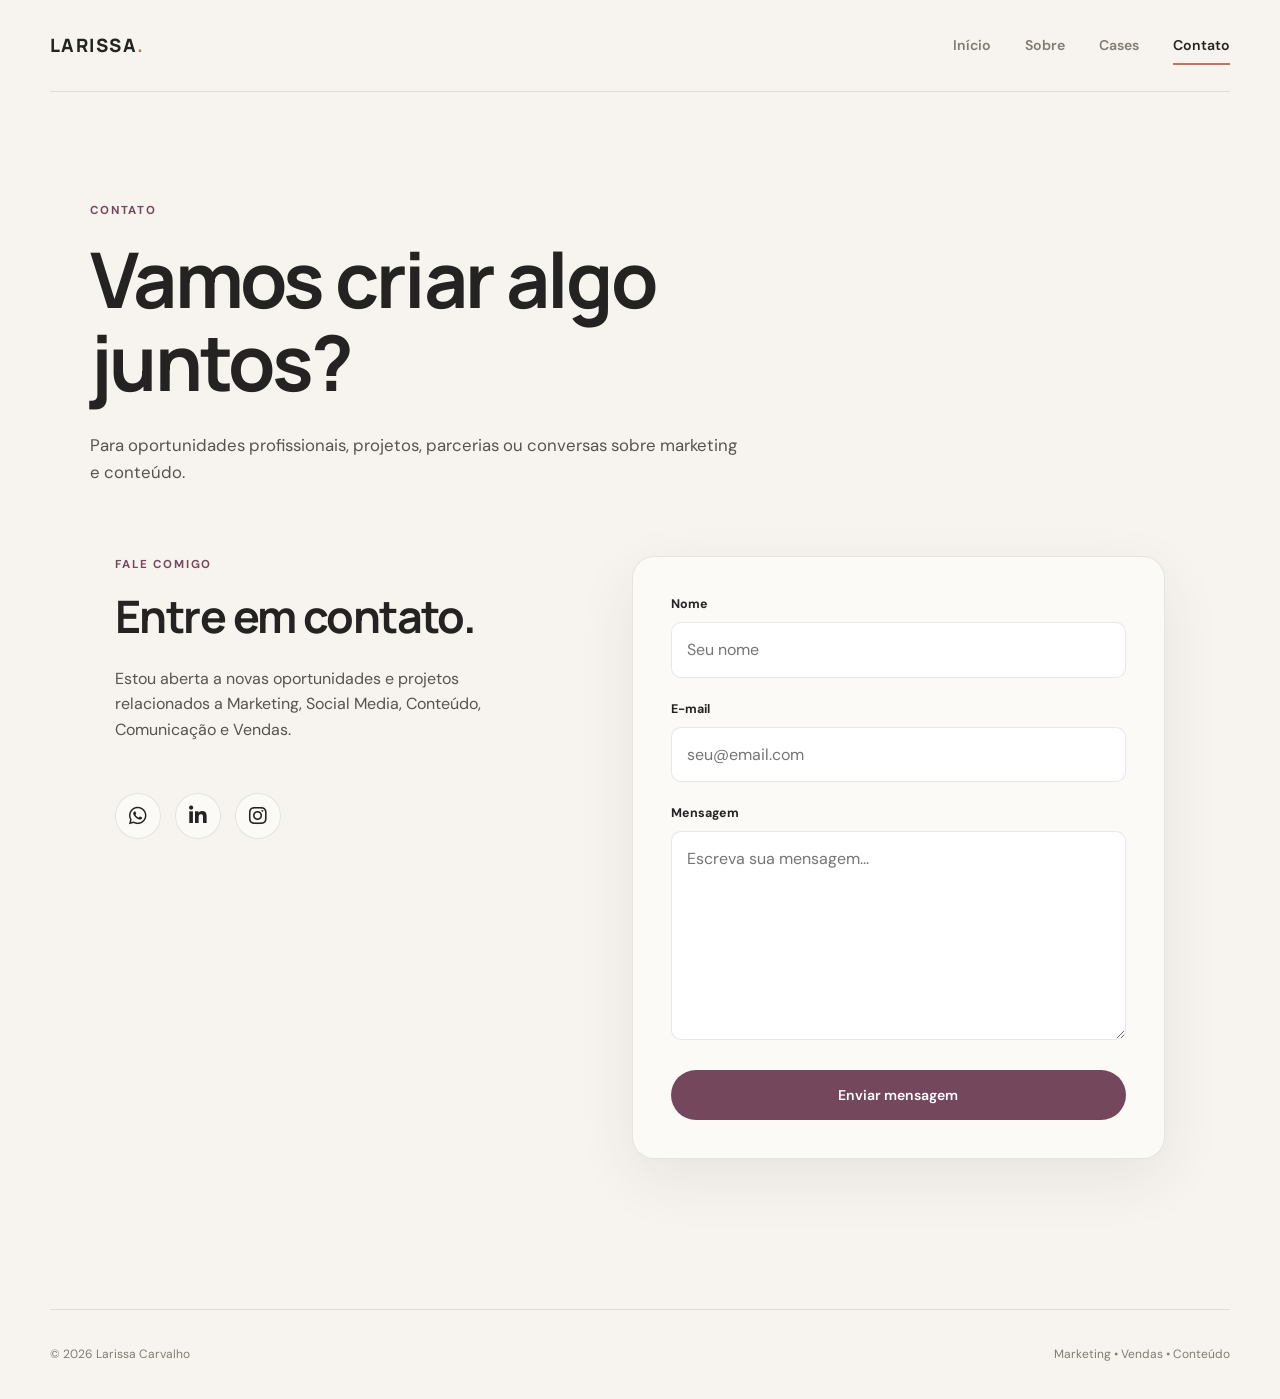
<file: contato.html>
<!DOCTYPE html>
<html lang="pt-br">

<head>
    <meta charset="UTF-8">
    <meta name="viewport" content="width=device-width, initial-scale=1.0">

    <title>Contato | Larissa Carvalho</title>

    <link rel="stylesheet" href="css/estilo.css">

    <!-- Font Awesome -->
    <link rel="stylesheet" href="https://cdnjs.cloudflare.com/ajax/libs/font-awesome/6.5.2/css/all.min.css">
</head>

<body class="pagina-contato">

    <header class="cabecalho">

        <a href="index.html" class="logo">
            LARISSA<span>.</span>
        </a>

        <nav class="menu">
            <a href="index.html">Início</a>
            <a href="sobre.html">Sobre</a>
            <a href="projetos.html">Cases</a>
            <a href="contato.html">Contato</a>
        </nav>

    </header>


    <main>

        <section class="pagina-topo pagina-topo-contato">

            <p class="categoria">
                CONTATO
            </p>

            <h1>
                Vamos criar algo
                juntos?
            </h1>

            <p class="texto-topo">
                Para oportunidades profissionais, projetos,
                parcerias ou conversas sobre marketing e conteúdo.
            </p>

        </section>


        <section class="contato-area">

            <div class="contato-info">

                <p class="categoria">
                    FALE COMIGO
                </p>

                <h2>
                    Entre em contato.
                </h2>

                <p>
                    Estou aberta a novas oportunidades e projetos
                    relacionados a Marketing, Social Media, Conteúdo,
                    Comunicação e Vendas.
                </p>


                <!-- Redes sociais e contato -->

                <div class="redes-sociais">
                    <!-- WhatsApp -->
                    <a href="https://wa.me/5534988398149" target="_blank" rel="noopener noreferrer"
                        aria-label="WhatsApp" class="rede-social">
                        <i class="fa-brands fa-whatsapp"></i>
                    </a>

                    <!-- LinkedIn -->
                    <a href="https://www.linkedin.com/in/larissa-carvalho-686a8720b/" target="_blank"
                        rel="noopener noreferrer" aria-label="LinkedIn" class="rede-social">
                        <i class="fa-brands fa-linkedin-in"></i>
                    </a>


                    <!-- Instagram -->
                    <a href="https://www.instagram.com/larissacarfe/" target="_blank" rel="noopener noreferrer"
                        aria-label="Instagram" class="rede-social">
                        <i class="fa-brands fa-instagram"></i>
                    </a>

                </div>

            </div>


            <form class="formulario" id="formContato" action="https://api.web3forms.com/submit" method="POST">

                <!-- Chave do Web3Forms -->
                <input type="hidden" name="access_key" value="COLOQUE_SUA_CHAVE_AQUI">

                <input type="hidden" name="subject" value="Nova mensagem pelo portfólio da Larissa">

                <input type="hidden" name="from_name" value="Portfólio Larissa Carvalho">

                <input type="hidden" name="redirect" value="https://web3forms.com/success">

                <label for="nome">
                    Nome
                </label>

                <input type="text" id="nome" name="name" placeholder="Seu nome" required>

                <label for="email">
                    E-mail
                </label>

                <input type="email" id="email" name="email" placeholder="seu@email.com" required>

                <label for="mensagem">
                    Mensagem
                </label>

                <textarea id="mensagem" name="message" rows="7" placeholder="Escreva sua mensagem..."
                    required></textarea>

                <button type="submit" class="botao">
                    Enviar mensagem
                </button>

            </form>

        </section>

    </main>


    <footer>

        <p>
            © 2026 Larissa Carvalho
        </p>

        <p>
            Marketing • Vendas • Conteúdo
        </p>

    </footer>


    <script src="js/script.js"></script>

</body>

</html>
</file>
<file: css/estilo.css>
@import url('https://fonts.googleapis.com/css2?family=DM+Sans:wght@400;500;600;700&family=Manrope:wght@500;600;700;800&display=swap');


/* =========================================================
   VARIÁVEIS
========================================================= */

:root {

    --bg: #f7f4ef;
    --bg-soft: #fcfaf7;
    --bg-warm: #eee7df;

    --ink: #242321;
    --text: #57534d;
    --muted: #817b73;

    --wine: #75475d;
    --wine-dark: #583446;

    --terracotta: #b97863;
    --terracotta-soft: #dfb9aa;

    --cream: #f5ede5;
    --white: #ffffff;

    --border: rgba(36, 35, 33, 0.10);

    --radius-sm: 12px;
    --radius-md: 22px;
    --radius-lg: 30px;

    --shadow:
        0 20px 60px rgba(56, 43, 37, 0.08);
}


/* =========================================================
   RESET
========================================================= */

* {
    margin: 0;
    padding: 0;
    box-sizing: border-box;
}


html {
    scroll-behavior: smooth;
}


body {
    background: var(--bg);
    color: var(--ink);

    font-family: 'DM Sans', sans-serif;

    line-height: 1.6;

    overflow-x: hidden;
}


img {
    display: block;
    width: 100%;
}


a {
    color: inherit;
    text-decoration: none;
}


button,
input,
textarea {
    font: inherit;
}


/* =========================================================
   TIPOGRAFIA
========================================================= */

h1,
h2,
h3 {
    font-family: 'Manrope', sans-serif;
    line-height: 1.08;
    letter-spacing: -0.035em;
}


h1 {
    font-size: clamp(2.8rem, 5vw, 5.2rem);
}


h2 {
    font-size: clamp(2rem, 3.5vw, 3.5rem);
}


h3 {
    font-size: 1.35rem;
}


p {
    color: var(--text);
}


/* =========================================================
   HEADER
========================================================= */

.cabecalho {

    width: min(1180px, calc(100% - 48px));

    margin: 0 auto;

    min-height: 92px;

    display: flex;
    align-items: center;
    justify-content: space-between;

    border-bottom: 1px solid var(--border);
}


.logo {

    font-family: 'Manrope', sans-serif;

    font-size: 1.15rem;
    font-weight: 800;

    letter-spacing: 0.08em;
}


.logo span {
    color: var(--terracotta);
}


.menu {

    display: flex;
    align-items: center;

    gap: 34px;
}


.menu a {

    position: relative;

    color: var(--muted);

    font-size: 0.88rem;
    font-weight: 600;

    transition: color .25s ease;
}


.menu a:hover {
    color: var(--ink);
}


/* página ativa */

.pagina-inicio .menu a[href="index.html"],
.pagina-sobre .menu a[href="sobre.html"],
.pagina-cases .menu a[href="projetos.html"],
.pagina-contato .menu a[href="contato.html"] {

    color: var(--ink);
}


.pagina-inicio .menu a[href="index.html"]::after,
.pagina-sobre .menu a[href="sobre.html"]::after,
.pagina-cases .menu a[href="projetos.html"]::after,
.pagina-contato .menu a[href="contato.html"]::after {

    content: '';

    position: absolute;

    left: 0;
    bottom: -8px;

    width: 100%;
    height: 2px;

    background: var(--terracotta);
}


/* =========================================================
   ELEMENTOS GERAIS
========================================================= */

.categoria {

    color: var(--wine);

    font-size: 0.72rem;
    font-weight: 700;

    letter-spacing: 0.16em;

    margin-bottom: 18px;
}


.botao {

    display: inline-flex;

    align-items: center;
    justify-content: center;

    min-height: 50px;

    padding: 0 25px;

    border-radius: 999px;

    background: var(--wine);
    color: var(--white);

    font-size: 0.88rem;
    font-weight: 600;

    transition:
        transform .25s ease,
        background .25s ease,
        box-shadow .25s ease;
}


.botao:hover {

    background: var(--wine-dark);

    transform: translateY(-3px);

    box-shadow: 0 12px 25px rgba(117, 71, 93, 0.18);
}


.botao-outline {

    display: inline-flex;

    align-items: center;
    justify-content: center;

    min-height: 50px;

    padding: 0 25px;

    border: 1px solid var(--border);

    border-radius: 999px;

    color: var(--ink);

    font-size: 0.88rem;
    font-weight: 600;

    transition: .25s ease;
}


.botao-outline:hover {

    border-color: var(--wine);

    color: var(--wine);

    transform: translateY(-3px);
}


.link {

    display: inline-block;

    margin-top: 16px;

    color: var(--wine);

    font-weight: 700;

    font-size: .9rem;
}


.centralizar {
    display: flex;
    justify-content: center;
}


.secao-descricao {

    max-width: 570px;

    margin-top: 18px;

    font-size: 1rem;
}


/* =========================================================
   HERO — HOME
========================================================= */

.hero {

    width: min(1180px, calc(100% - 48px));

    margin: 0 auto;

    min-height: 690px;

    display: grid;

    grid-template-columns: 1fr .78fr;

    gap: clamp(50px, 8vw, 110px);

    align-items: center;
}


.hero-texto {
    padding: 70px 0;
}


.hero h1 {

    max-width: 680px;

    margin-bottom: 30px;
}


.hero h1 span {
    color: var(--wine);
}


.hero-descricao {

    max-width: 560px;

    font-size: 1.05rem;

    margin-bottom: 34px;
}


.hero-botoes {

    display: flex;

    flex-wrap: wrap;

    gap: 12px;
}


.hero-imagem {

    position: relative;

    max-width: 470px;

    justify-self: end;
}


.hero-imagem img {

    position: relative;
    z-index: 2;

    aspect-ratio: 4 / 5;

    object-fit: cover;

    border-radius: var(--radius-lg);

    box-shadow: var(--shadow);
}


.hero-moldura {

    position: absolute;

    z-index: 1;

    width: 100%;
    height: 100%;

    top: 28px;
    left: -28px;

    border: 1px solid var(--terracotta-soft);

    border-radius: var(--radius-lg);
}


/* =========================================================
   INTRODUÇÃO
========================================================= */

.introducao {

    width: min(1100px, calc(100% - 48px));

    margin: 80px auto 150px;

    padding: 80px 0;

    display: grid;

    grid-template-columns: .9fr 1fr;

    gap: 90px;

    border-top: 1px solid var(--border);
    border-bottom: 1px solid var(--border);
}


.titulo-secao h2 {

    max-width: 570px;
}


.texto-introducao {

    max-width: 560px;

    padding-top: 12px;
}


.texto-introducao p {

    margin-bottom: 20px;

    font-size: 1.02rem;
}


/* =========================================================
   ÁREAS
========================================================= */

.areas {

    width: min(1180px, calc(100% - 48px));

    margin: 0 auto 160px;
}


.titulo-central {

    text-align: center;

    margin-bottom: 65px;
}


.titulo-central h2 {

    max-width: 650px;

    margin: 0 auto;
}


.areas-grid {

    display: grid;

    grid-template-columns: repeat(4, 1fr);

    gap: 18px;
}


.area {

    min-height: 290px;

    padding: 32px 28px;

    background: var(--bg-soft);

    border: 1px solid var(--border);

    border-radius: var(--radius-md);

    transition:
        transform .3s ease,
        box-shadow .3s ease;
}


.area:hover {

    transform: translateY(-7px);

    box-shadow: var(--shadow);
}


.area > span {

    display: block;

    color: var(--terracotta);

    font-family: 'Manrope', sans-serif;

    font-size: .82rem;
    font-weight: 800;

    margin-bottom: 55px;
}


.area h3 {
    margin-bottom: 13px;
}


.area p {
    font-size: .92rem;
}


/* =========================================================
   CASES DA HOME
   Agora são editoriais, não "cards grudados".
========================================================= */

.cases-destaque {

    width: min(1180px, calc(100% - 48px));

    margin: 0 auto 160px;
}


.cases-destaque > .titulo-secao {

    margin-bottom: 70px;
}


.cases-preview {

    display: grid;

    grid-template-columns: repeat(12, 1fr);

    gap: 55px 38px;

    align-items: start;

    margin-bottom: 70px;
}


.case-preview {

    background: transparent;

    min-height: 0;

    overflow: visible;
}


.case-preview:nth-child(1) {
    grid-column: 1 / span 7;
}


.case-preview:nth-child(2) {

    grid-column: 9 / span 4;

    margin-top: 110px;
}


.case-preview:nth-child(3) {

    grid-column: 3 / span 7;

    margin-top: 10px;
}


.case-preview img {

    aspect-ratio: 4 / 3;

    object-fit: cover;

    border-radius: var(--radius-md);

    box-shadow: 0 18px 45px rgba(56, 43, 37, .08);

    transition:
        transform .45s ease,
        box-shadow .45s ease;
}


.case-preview:nth-child(2) img {
    aspect-ratio: 1 / 1;
}


.case-preview:hover img {

    transform: translateY(-6px);

    box-shadow: 0 25px 60px rgba(56, 43, 37, .13);
}


.case-preview-texto {

    padding: 20px 5px 0;
}


.case-preview-texto span {

    color: var(--terracotta);

    font-size: .68rem;
    font-weight: 800;

    letter-spacing: .14em;
}


.case-preview-texto h3 {

    margin: 7px 0 5px;
}


.case-preview-texto p {

    font-size: .88rem;
}


/* =========================================================
   CTA
========================================================= */

.cta {

    width: min(1100px, calc(100% - 48px));

    margin: 0 auto 100px;

    padding: 90px 50px;

    text-align: center;

    background: var(--wine);

    border-radius: var(--radius-lg);
}


.cta .categoria {
    color: var(--terracotta-soft);
}


.cta h2 {

    max-width: 650px;

    margin: 0 auto 35px;

    color: var(--white);
}


.cta .botao {

    background: var(--white);
    color: var(--wine);
}


.cta .botao:hover {
    background: var(--cream);
}


/* =========================================================
   TOPO DAS PÁGINAS INTERNAS
========================================================= */

.pagina-topo {

    width: min(1100px, calc(100% - 48px));

    margin: 0 auto;

    padding: 110px 0 100px;
}


.pagina-topo h1 {

    max-width: 820px;

    font-size: clamp(3rem, 6vw, 5.3rem);
}


.texto-topo {

    max-width: 650px;

    margin-top: 28px;

    font-size: 1.05rem;
}


/* =========================================================
   PÁGINA SOBRE
========================================================= */

.sobre-principal {

    width: min(1100px, calc(100% - 48px));

    margin: 0 auto 170px;

    display: grid;

    grid-template-columns: .85fr 1fr;

    gap: clamp(55px, 8vw, 110px);

    align-items: center;
}


.sobre-foto {

    position: relative;
}


.sobre-foto::after {

    content: '';

    position: absolute;

    width: 90%;

    height: 90%;

    right: -25px;
    bottom: -25px;

    border: 1px solid var(--terracotta-soft);

    border-radius: var(--radius-lg);

    z-index: -1;
}


.sobre-foto img {

    aspect-ratio: 4 / 5;

    object-fit: cover;

    border-radius: var(--radius-lg);

    box-shadow: var(--shadow);
}


.sobre-texto h2 {

    margin-bottom: 28px;
}


.sobre-texto p {

    margin-bottom: 20px;

    font-size: 1rem;
}


/* =========================================================
   TRAJETÓRIA
========================================================= */

.trajetoria {

    width: min(1000px, calc(100% - 48px));

    margin: 0 auto 160px;
}


.timeline {

    border-top: 1px solid var(--border);
}


.experiencia {

    display: grid;

    grid-template-columns: 170px 1fr;

    gap: 50px;

    padding: 48px 0;

    border-bottom: 1px solid var(--border);
}


.data {

    color: var(--terracotta);

    font-family: 'Manrope', sans-serif;

    font-size: .8rem;

    font-weight: 800;

    letter-spacing: .05em;
}


.experiencia h3 {
    margin-bottom: 8px;
}


.experiencia ul {

    margin-top: 20px;

    padding-left: 20px;

    color: var(--text);
}


.experiencia li {
    margin-bottom: 7px;
}


/* =========================================================
   HABILIDADES
========================================================= */

.habilidades {

    width: min(1000px, calc(100% - 48px));

    margin: 0 auto 150px;
}


.tags {

    display: flex;

    flex-wrap: wrap;

    justify-content: center;

    gap: 10px;
}


.tags span {

    padding: 10px 17px;

    background: var(--bg-warm);

    border-radius: 999px;

    color: var(--text);

    font-size: .84rem;
}


/* =========================================================
   CASES — PÁGINA PRINCIPAL DO PORTFÓLIO
========================================================= */

.pagina-topo-cases {

    padding-bottom: 120px;
}


.pagina-topo-cases h1 {
    max-width: 750px;
}


.case {

    width: min(1180px, calc(100% - 48px));

    margin: 0 auto 210px;

    display: grid;

    grid-template-columns: minmax(0, 1.08fr) minmax(340px, .72fr);

    gap: clamp(55px, 8vw, 115px);

    align-items: start;

    position: relative;
}


.case::after {

    content: '';

    position: absolute;

    left: 0;
    right: 0;

    bottom: -105px;

    height: 1px;

    background: var(--border);
}


.case:last-of-type::after {
    display: none;
}


.case-reverso .case-imagem {
    order: 2;
}


.case-reverso .case-conteudo {
    order: 1;
}


.case-imagem {

    position: sticky;

    top: 120px;
}


.case-imagem img {

    width: 100%;

    aspect-ratio: 4 / 3;

    object-fit: cover;

    border-radius: var(--radius-lg);

    box-shadow: 0 25px 70px rgba(56, 43, 37, .10);
}


.case-destaque .case-imagem img {
    aspect-ratio: 5 / 4;
}


.case-conteudo {
    padding-top: 5px;
}


.numero-case {

    display: inline-block;

    color: var(--terracotta);

    font-family: 'Manrope', sans-serif;

    font-size: .72rem;
    font-weight: 800;

    letter-spacing: .15em;

    margin-bottom: 18px;
}


.case-conteudo h2 {

    font-size: clamp(2rem, 3.4vw, 3.3rem);

    margin-bottom: 10px;
}


.case-conteudo h3 {

    color: var(--wine);

    font-size: .95rem;
    font-weight: 700;

    line-height: 1.4;

    margin-bottom: 45px;
}


.case-bloco {

    margin-bottom: 30px;
}


.case-bloco strong,
.ferramentas strong,
.resultado strong {

    display: block;

    color: var(--ink);

    font-size: .72rem;

    letter-spacing: .12em;

    text-transform: uppercase;

    margin-bottom: 9px;
}


.case-bloco p {

    font-size: .92rem;
}


.case-bloco ul {

    padding-left: 20px;

    color: var(--text);

    font-size: .92rem;
}


.case-bloco li {
    margin-bottom: 6px;
}


.ferramentas {

    display: flex;

    flex-wrap: wrap;

    gap: 7px;

    margin-top: 40px;
}


.ferramentas strong {

    width: 100%;

    margin-bottom: 2px;
}


.ferramentas span {

    padding: 7px 11px;

    background: var(--bg-warm);

    border-radius: 999px;

    color: var(--text);

    font-size: .72rem;
}


.resultado {

    margin-top: 42px;

    padding: 25px 0 0;

    border-top: 1px solid var(--border);
}


.resultado p {

    font-size: .92rem;

    margin-bottom: 12px;
}


/* =========================================================
   FINAL DA PÁGINA DE CASES
========================================================= */

.cases-final {

    width: min(900px, calc(100% - 48px));

    margin: -30px auto 150px;

    text-align: center;

    padding: 80px 30px;

    background: var(--bg-warm);

    border-radius: var(--radius-lg);
}


.cases-final h2 {

    max-width: 600px;

    margin: 0 auto 30px;
}


/* =========================================================
   CONTATO
========================================================= */

.pagina-topo-contato {
    padding-bottom: 70px;
}


.contato-area {

    width: min(1050px, calc(100% - 48px));

    margin: 0 auto 150px;

    display: grid;

    grid-template-columns: .8fr 1fr;

    gap: 90px;

    align-items: start;
}


.contato-info h2 {

    margin-bottom: 25px;
}


.contato-info > p:not(.categoria) {

    max-width: 450px;

    margin-bottom: 50px;
}


/* =========================================================
   REDES SOCIAIS — CONTATO
========================================================= */

.redes-sociais {

    display: flex;

    gap: 14px;

    margin-top: 28px;
}


.rede-social {

    width: 46px;
    height: 46px;

    display: flex;

    align-items: center;
    justify-content: center;

    border: 1px solid var(--border);

    border-radius: 50%;

    background: var(--bg-soft);

    color: var(--ink);

    text-decoration: none;

    font-size: 20px;

    transition:
        transform .25s ease,
        background .25s ease,
        color .25s ease,
        border-color .25s ease,
        box-shadow .25s ease;
}


.rede-social:hover {

    background: var(--wine);

    color: var(--white);

    border-color: var(--wine);

    transform: translateY(-3px);

    box-shadow: 0 10px 25px rgba(117, 71, 93, 0.16);
}


/* =========================================================
   FORMULÁRIO
========================================================= */

.formulario {

    padding: 38px;

    background: var(--bg-soft);

    border: 1px solid var(--border);

    border-radius: var(--radius-md);

    box-shadow: var(--shadow);
}


.formulario label {

    display: block;

    margin-bottom: 7px;

    font-size: .78rem;
    font-weight: 700;
}


.formulario input,
.formulario textarea {

    width: 100%;

    padding: 14px 15px;

    margin-bottom: 22px;

    border: 1px solid var(--border);

    border-radius: 10px;

    background: var(--white);

    color: var(--ink);

    outline: none;

    resize: vertical;

    transition: border .2s ease;
}


.formulario input:focus,
.formulario textarea:focus {

    border-color: var(--terracotta);
}


.formulario .botao {

    border: none;

    cursor: pointer;

    width: 100%;
}


/* =========================================================
   FOOTER
========================================================= */

footer {

    width: min(1180px, calc(100% - 48px));

    margin: 0 auto;

    padding: 35px 0;

    display: flex;

    justify-content: space-between;

    gap: 20px;

    border-top: 1px solid var(--border);
}


footer p {

    color: var(--muted);

    font-size: .75rem;
}


/* =========================================================
   RESPONSIVIDADE — TABLET
========================================================= */

@media (max-width: 1000px) {

    .hero {

        grid-template-columns: 1fr .8fr;

        gap: 45px;
    }


    .areas-grid {

        grid-template-columns: repeat(2, 1fr);
    }


    .introducao {

        gap: 50px;
    }


    .case {

        grid-template-columns: 1fr .85fr;

        gap: 50px;
    }


    .contato-area {

        gap: 50px;
    }

}


/* =========================================================
   RESPONSIVIDADE — MOBILE
========================================================= */

@media (max-width: 760px) {

    .cabecalho {

        width: min(100% - 32px, 1180px);

        min-height: 78px;

        flex-direction: column;

        justify-content: center;

        gap: 14px;

        padding: 14px 0;
    }


    .menu {

        gap: 18px;

        flex-wrap: wrap;

        justify-content: center;
    }


    .menu a {

        font-size: .76rem;
    }


    .hero {

        width: min(100% - 32px, 1180px);

        grid-template-columns: 1fr;

        min-height: auto;

        padding: 70px 0 100px;

        gap: 60px;
    }


    .hero-texto {
        padding: 0;
    }


    .hero h1 {
        font-size: clamp(2.6rem, 12vw, 4rem);
    }


    .hero-imagem {

        width: 82%;

        justify-self: center;
    }


    .introducao {

        width: min(100% - 32px, 1100px);

        margin: 40px auto 100px;

        padding: 60px 0;

        grid-template-columns: 1fr;

        gap: 35px;
    }


    .areas {

        width: min(100% - 32px, 1180px);

        margin-bottom: 100px;
    }


    .areas-grid {

        grid-template-columns: 1fr;

        gap: 12px;
    }


    .area {

        min-height: auto;
    }


    .area > span {
        margin-bottom: 35px;
    }


    .cases-destaque {

        width: min(100% - 32px, 1180px);

        margin-bottom: 100px;
    }


    .cases-preview {

        display: flex;

        flex-direction: column;

        gap: 55px;
    }


    .case-preview,
    .case-preview:nth-child(1),
    .case-preview:nth-child(2),
    .case-preview:nth-child(3) {

        width: 100%;

        margin: 0;
    }


    .case-preview:nth-child(2) {
        width: 82%;
        margin-left: auto;
    }


    .case-preview:nth-child(3) {
        width: 92%;
    }


    .cta {

        width: min(100% - 32px, 1100px);

        padding: 65px 25px;

        margin-bottom: 70px;
    }


    .pagina-topo {

        width: min(100% - 32px, 1100px);

        padding: 75px 0 70px;
    }


    .pagina-topo h1 {

        font-size: clamp(2.7rem, 11vw, 4rem);
    }


    .sobre-principal {

        width: min(100% - 32px, 1100px);

        grid-template-columns: 1fr;

        gap: 70px;

        margin-bottom: 110px;
    }


    .sobre-foto {

        width: 85%;

        margin: 0 auto;
    }


    .trajetoria {

        width: min(100% - 32px, 1000px);

        margin-bottom: 100px;
    }


    .experiencia {

        grid-template-columns: 1fr;

        gap: 15px;

        padding: 35px 0;
    }


    .habilidades {

        width: min(100% - 32px, 1000px);

        margin-bottom: 100px;
    }


    /* CASES */

    .pagina-topo-cases {

        padding-bottom: 80px;
    }


    .case {

        width: min(100% - 32px, 1180px);

        display: flex;

        flex-direction: column;

        gap: 45px;

        margin-bottom: 120px;
    }


    .case::after {

        bottom: -60px;
    }


    .case-reverso .case-imagem,
    .case-reverso .case-conteudo {

        order: initial;
    }


    .case-imagem {

        position: static;

        width: 100%;
    }


    .case-imagem img,
    .case-destaque .case-imagem img {

        aspect-ratio: 4 / 3;
    }


    .case-conteudo h2 {

        font-size: 2.3rem;
    }


    .case-conteudo h3 {

        margin-bottom: 35px;
    }


    .cases-final {

        width: min(100% - 32px, 900px);

        margin-bottom: 90px;
    }


    /* CONTATO */

    .contato-area {

        width: min(100% - 32px, 1050px);

        grid-template-columns: 1fr;

        gap: 55px;

        margin-bottom: 100px;
    }


    .redes-sociais {

        margin-top: 25px;
    }


    .rede-social {

        width: 44px;
        height: 44px;

        font-size: 19px;
    }


    .formulario {
        padding: 25px;
    }


    footer {

        width: min(100% - 32px, 1180px);

        flex-direction: column;

        padding: 25px 0;
    }

}


/* =========================================================
   MOBILE PEQUENO
========================================================= */

@media (max-width: 480px) {

    .menu {
        gap: 13px;
    }


    .hero-botoes {

        flex-direction: column;

        align-items: stretch;
    }


    .hero-botoes .botao,
    .hero-botoes .botao-outline {

        width: 100%;
    }


    .hero-imagem {

        width: 88%;
    }


    .pagina-topo h1 {

        font-size: 2.7rem;
    }


    .case-conteudo h2 {

        font-size: 2rem;
    }


    .ferramentas span {

        font-size: .68rem;
    }


    .redes-sociais {

        gap: 12px;
    }


    .rede-social {

        width: 42px;
        height: 42px;

        font-size: 18px;
    }

}
</file>
